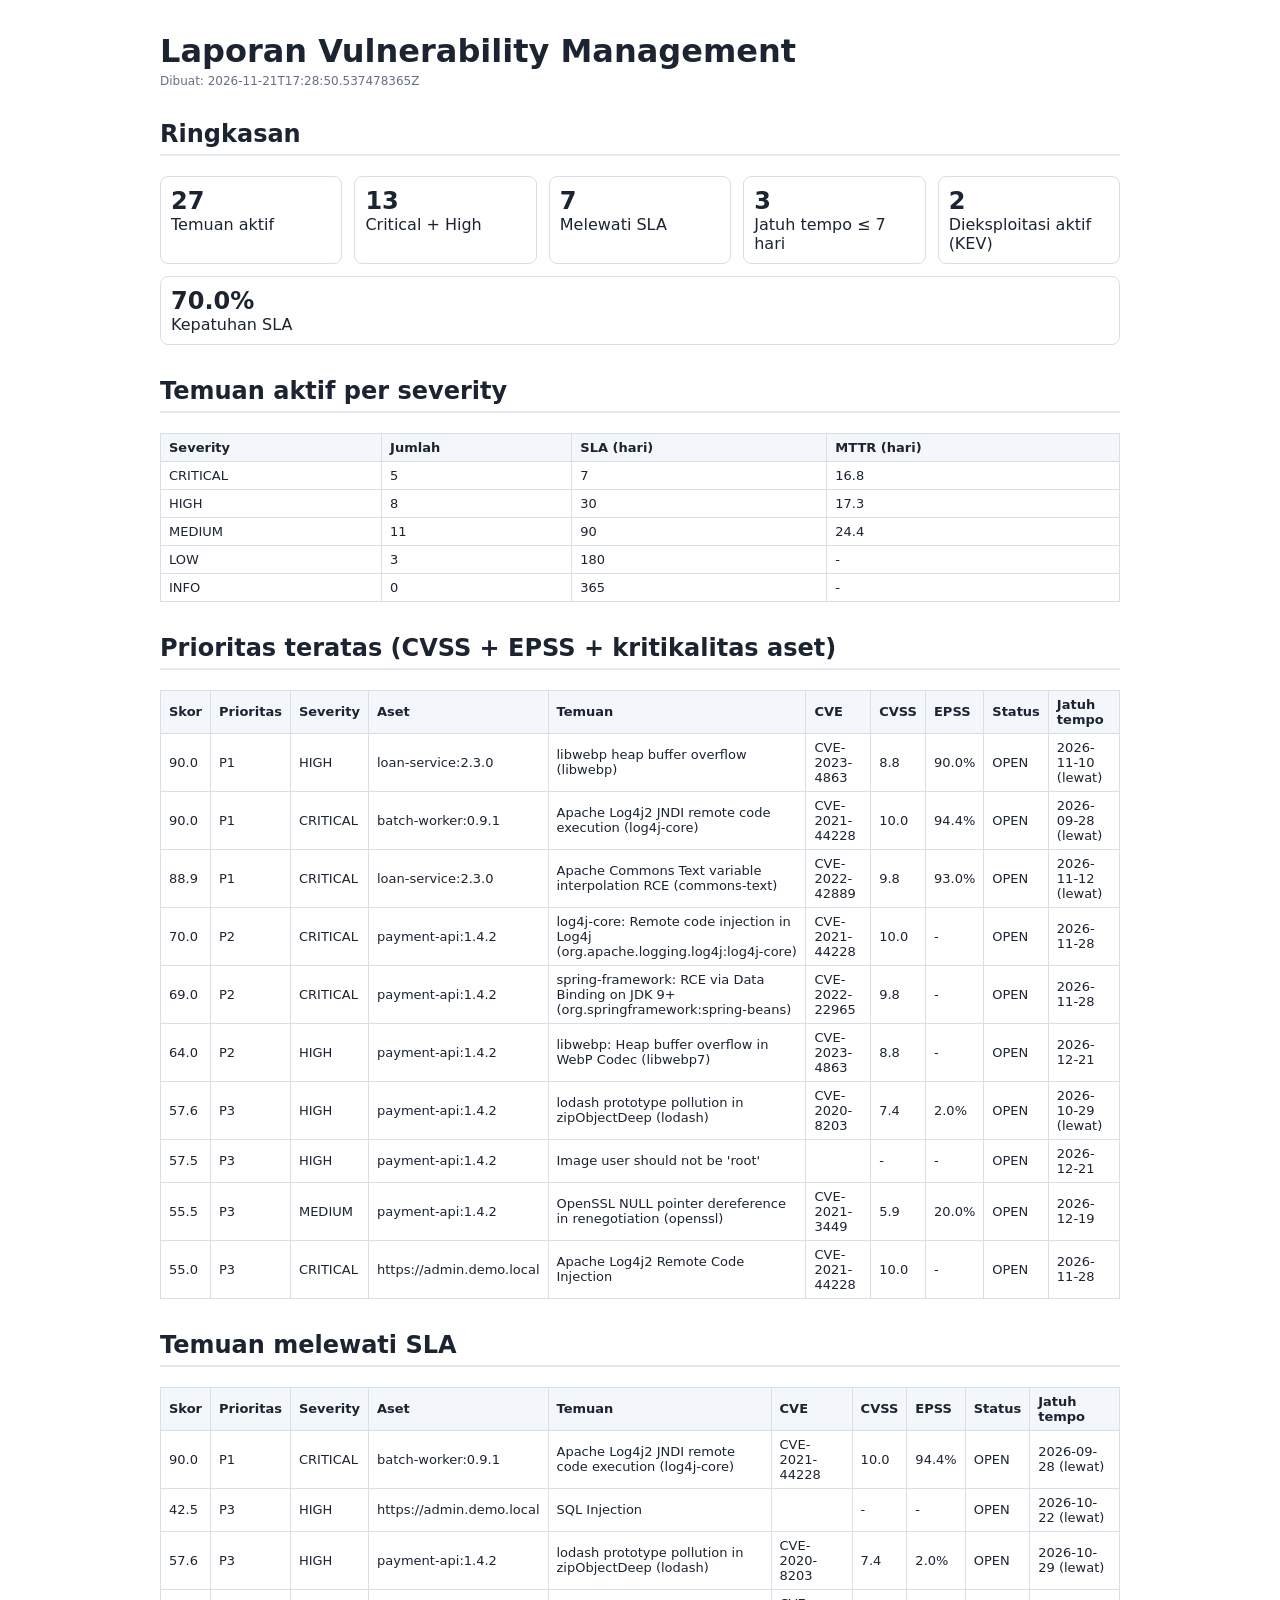
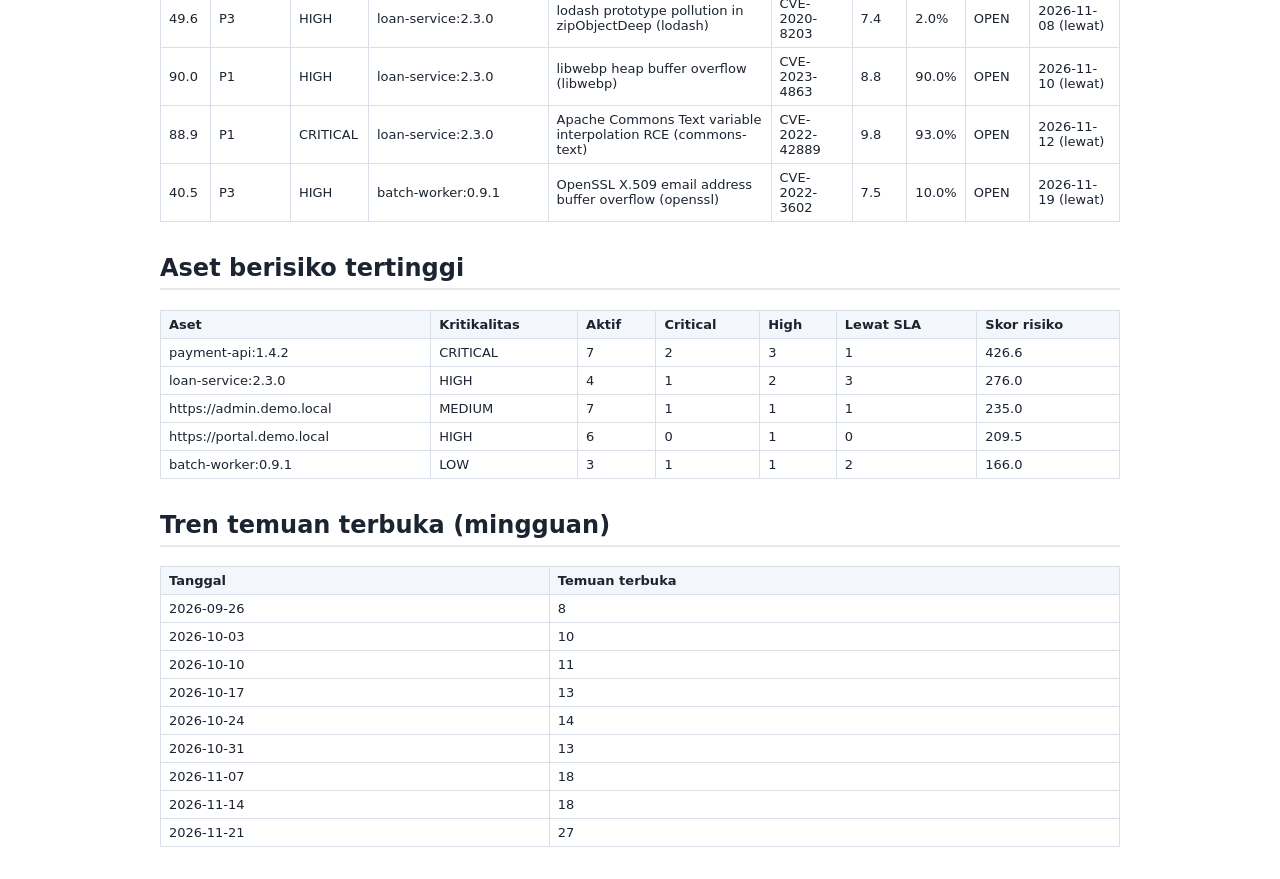
<file: demo/data/report.html>
<!DOCTYPE html><html lang="id"><head><meta charset="utf-8"><title>Laporan Vulnerability Management</title><style>body{font-family:system-ui,Segoe UI,Arial,sans-serif;max-width:960px;margin:32px auto;padding:0 16px;color:#1b2430}h1{margin:0 0 4px}h2{margin-top:32px;border-bottom:2px solid #e3e8ef;padding-bottom:6px}table{border-collapse:collapse;width:100%;font-size:13px}th,td{border:1px solid #d9dfe8;padding:6px 8px;text-align:left}th{background:#f3f6fa}.kpi{display:flex;gap:12px;flex-wrap:wrap}.kpi div{flex:1;min-width:130px;border:1px solid #d9dfe8;border-radius:8px;padding:10px}.kpi b{display:block;font-size:24px}.muted{color:#667085;font-size:12px}</style></head><body><h1>Laporan Vulnerability Management</h1><div class="muted">Dibuat: 2026-11-21T17:28:50.537478365Z</div><h2>Ringkasan</h2><div class="kpi"><div><b>27</b>Temuan aktif</div><div><b>13</b>Critical + High</div><div><b>7</b>Melewati SLA</div><div><b>3</b>Jatuh tempo ≤ 7 hari</div><div><b>2</b>Dieksploitasi aktif (KEV)</div><div><b>70.0%</b>Kepatuhan SLA</div></div><h2>Temuan aktif per severity</h2><table><tr><th>Severity</th><th>Jumlah</th><th>SLA (hari)</th><th>MTTR (hari)</th></tr><tr><td>CRITICAL</td><td>5</td><td>7</td><td>16.8</td></tr><tr><td>HIGH</td><td>8</td><td>30</td><td>17.3</td></tr><tr><td>MEDIUM</td><td>11</td><td>90</td><td>24.4</td></tr><tr><td>LOW</td><td>3</td><td>180</td><td>-</td></tr><tr><td>INFO</td><td>0</td><td>365</td><td>-</td></tr></table><h2>Prioritas teratas (CVSS + EPSS + kritikalitas aset)</h2><table><tr><th>Skor</th><th>Prioritas</th><th>Severity</th><th>Aset</th><th>Temuan</th><th>CVE</th><th>CVSS</th><th>EPSS</th><th>Status</th><th>Jatuh tempo</th></tr><tr><td>90.0</td><td>P1</td><td>HIGH</td><td>loan-service:2.3.0</td><td>libwebp heap buffer overflow (libwebp)</td><td>CVE-2023-4863</td><td>8.8</td><td>90.0%</td><td>OPEN</td><td>2026-11-10 (lewat)</td></tr><tr><td>90.0</td><td>P1</td><td>CRITICAL</td><td>batch-worker:0.9.1</td><td>Apache Log4j2 JNDI remote code execution (log4j-core)</td><td>CVE-2021-44228</td><td>10.0</td><td>94.4%</td><td>OPEN</td><td>2026-09-28 (lewat)</td></tr><tr><td>88.9</td><td>P1</td><td>CRITICAL</td><td>loan-service:2.3.0</td><td>Apache Commons Text variable interpolation RCE (commons-text)</td><td>CVE-2022-42889</td><td>9.8</td><td>93.0%</td><td>OPEN</td><td>2026-11-12 (lewat)</td></tr><tr><td>70.0</td><td>P2</td><td>CRITICAL</td><td>payment-api:1.4.2</td><td>log4j-core: Remote code injection in Log4j (org.apache.logging.log4j:log4j-core)</td><td>CVE-2021-44228</td><td>10.0</td><td>-</td><td>OPEN</td><td>2026-11-28</td></tr><tr><td>69.0</td><td>P2</td><td>CRITICAL</td><td>payment-api:1.4.2</td><td>spring-framework: RCE via Data Binding on JDK 9+ (org.springframework:spring-beans)</td><td>CVE-2022-22965</td><td>9.8</td><td>-</td><td>OPEN</td><td>2026-11-28</td></tr><tr><td>64.0</td><td>P2</td><td>HIGH</td><td>payment-api:1.4.2</td><td>libwebp: Heap buffer overflow in WebP Codec (libwebp7)</td><td>CVE-2023-4863</td><td>8.8</td><td>-</td><td>OPEN</td><td>2026-12-21</td></tr><tr><td>57.6</td><td>P3</td><td>HIGH</td><td>payment-api:1.4.2</td><td>lodash prototype pollution in zipObjectDeep (lodash)</td><td>CVE-2020-8203</td><td>7.4</td><td>2.0%</td><td>OPEN</td><td>2026-10-29 (lewat)</td></tr><tr><td>57.5</td><td>P3</td><td>HIGH</td><td>payment-api:1.4.2</td><td>Image user should not be &#39;root&#39;</td><td></td><td>-</td><td>-</td><td>OPEN</td><td>2026-12-21</td></tr><tr><td>55.5</td><td>P3</td><td>MEDIUM</td><td>payment-api:1.4.2</td><td>OpenSSL NULL pointer dereference in renegotiation (openssl)</td><td>CVE-2021-3449</td><td>5.9</td><td>20.0%</td><td>OPEN</td><td>2026-12-19</td></tr><tr><td>55.0</td><td>P3</td><td>CRITICAL</td><td>https://admin.demo.local</td><td>Apache Log4j2 Remote Code Injection</td><td>CVE-2021-44228</td><td>10.0</td><td>-</td><td>OPEN</td><td>2026-11-28</td></tr></table><h2>Temuan melewati SLA</h2><table><tr><th>Skor</th><th>Prioritas</th><th>Severity</th><th>Aset</th><th>Temuan</th><th>CVE</th><th>CVSS</th><th>EPSS</th><th>Status</th><th>Jatuh tempo</th></tr><tr><td>90.0</td><td>P1</td><td>CRITICAL</td><td>batch-worker:0.9.1</td><td>Apache Log4j2 JNDI remote code execution (log4j-core)</td><td>CVE-2021-44228</td><td>10.0</td><td>94.4%</td><td>OPEN</td><td>2026-09-28 (lewat)</td></tr><tr><td>42.5</td><td>P3</td><td>HIGH</td><td>https://admin.demo.local</td><td>SQL Injection</td><td></td><td>-</td><td>-</td><td>OPEN</td><td>2026-10-22 (lewat)</td></tr><tr><td>57.6</td><td>P3</td><td>HIGH</td><td>payment-api:1.4.2</td><td>lodash prototype pollution in zipObjectDeep (lodash)</td><td>CVE-2020-8203</td><td>7.4</td><td>2.0%</td><td>OPEN</td><td>2026-10-29 (lewat)</td></tr><tr><td>49.6</td><td>P3</td><td>HIGH</td><td>loan-service:2.3.0</td><td>lodash prototype pollution in zipObjectDeep (lodash)</td><td>CVE-2020-8203</td><td>7.4</td><td>2.0%</td><td>OPEN</td><td>2026-11-08 (lewat)</td></tr><tr><td>90.0</td><td>P1</td><td>HIGH</td><td>loan-service:2.3.0</td><td>libwebp heap buffer overflow (libwebp)</td><td>CVE-2023-4863</td><td>8.8</td><td>90.0%</td><td>OPEN</td><td>2026-11-10 (lewat)</td></tr><tr><td>88.9</td><td>P1</td><td>CRITICAL</td><td>loan-service:2.3.0</td><td>Apache Commons Text variable interpolation RCE (commons-text)</td><td>CVE-2022-42889</td><td>9.8</td><td>93.0%</td><td>OPEN</td><td>2026-11-12 (lewat)</td></tr><tr><td>40.5</td><td>P3</td><td>HIGH</td><td>batch-worker:0.9.1</td><td>OpenSSL X.509 email address buffer overflow (openssl)</td><td>CVE-2022-3602</td><td>7.5</td><td>10.0%</td><td>OPEN</td><td>2026-11-19 (lewat)</td></tr></table><h2>Aset berisiko tertinggi</h2><table><tr><th>Aset</th><th>Kritikalitas</th><th>Aktif</th><th>Critical</th><th>High</th><th>Lewat SLA</th><th>Skor risiko</th></tr><tr><td>payment-api:1.4.2</td><td>CRITICAL</td><td>7</td><td>2</td><td>3</td><td>1</td><td>426.6</td></tr><tr><td>loan-service:2.3.0</td><td>HIGH</td><td>4</td><td>1</td><td>2</td><td>3</td><td>276.0</td></tr><tr><td>https://admin.demo.local</td><td>MEDIUM</td><td>7</td><td>1</td><td>1</td><td>1</td><td>235.0</td></tr><tr><td>https://portal.demo.local</td><td>HIGH</td><td>6</td><td>0</td><td>1</td><td>0</td><td>209.5</td></tr><tr><td>batch-worker:0.9.1</td><td>LOW</td><td>3</td><td>1</td><td>1</td><td>2</td><td>166.0</td></tr></table><h2>Tren temuan terbuka (mingguan)</h2><table><tr><th>Tanggal</th><th>Temuan terbuka</th></tr><tr><td>2026-09-26</td><td>8</td></tr><tr><td>2026-10-03</td><td>10</td></tr><tr><td>2026-10-10</td><td>11</td></tr><tr><td>2026-10-17</td><td>13</td></tr><tr><td>2026-10-24</td><td>14</td></tr><tr><td>2026-10-31</td><td>13</td></tr><tr><td>2026-11-07</td><td>18</td></tr><tr><td>2026-11-14</td><td>18</td></tr><tr><td>2026-11-21</td><td>27</td></tr></table></body></html>
</file>
